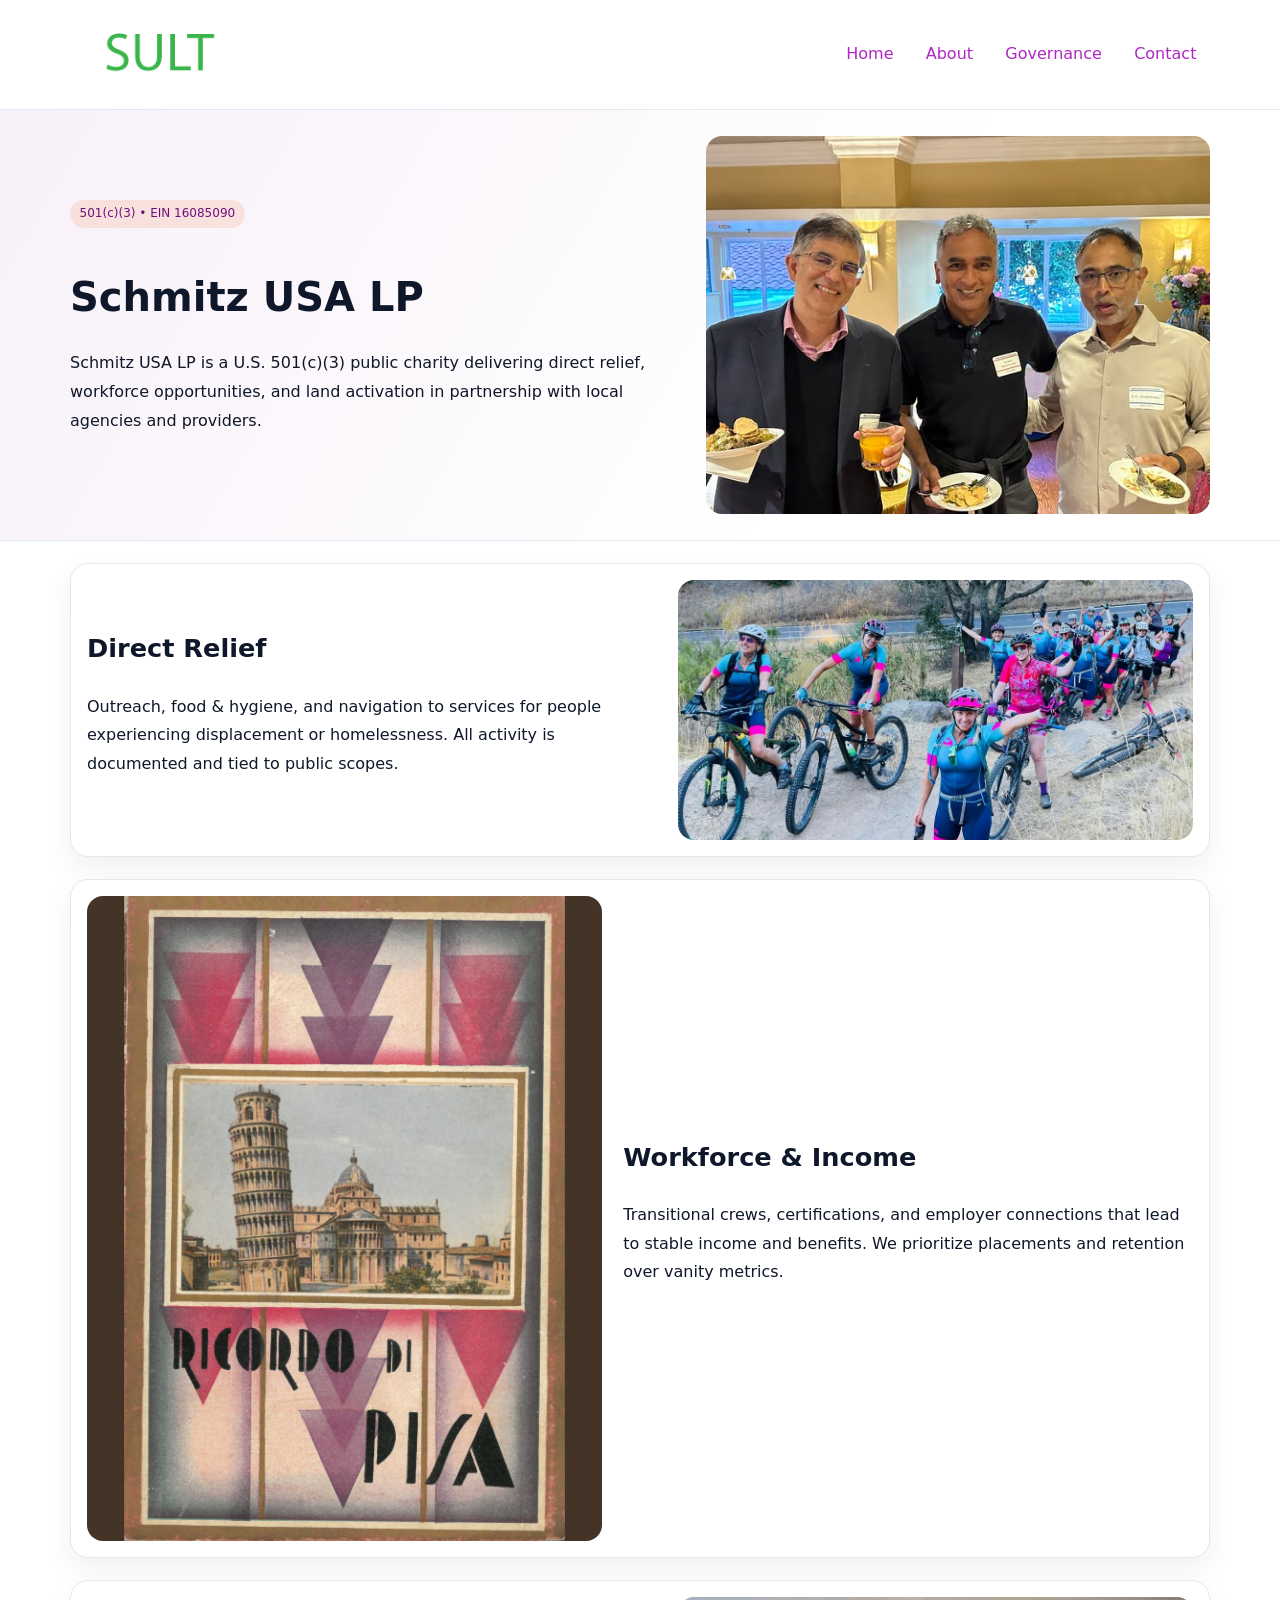
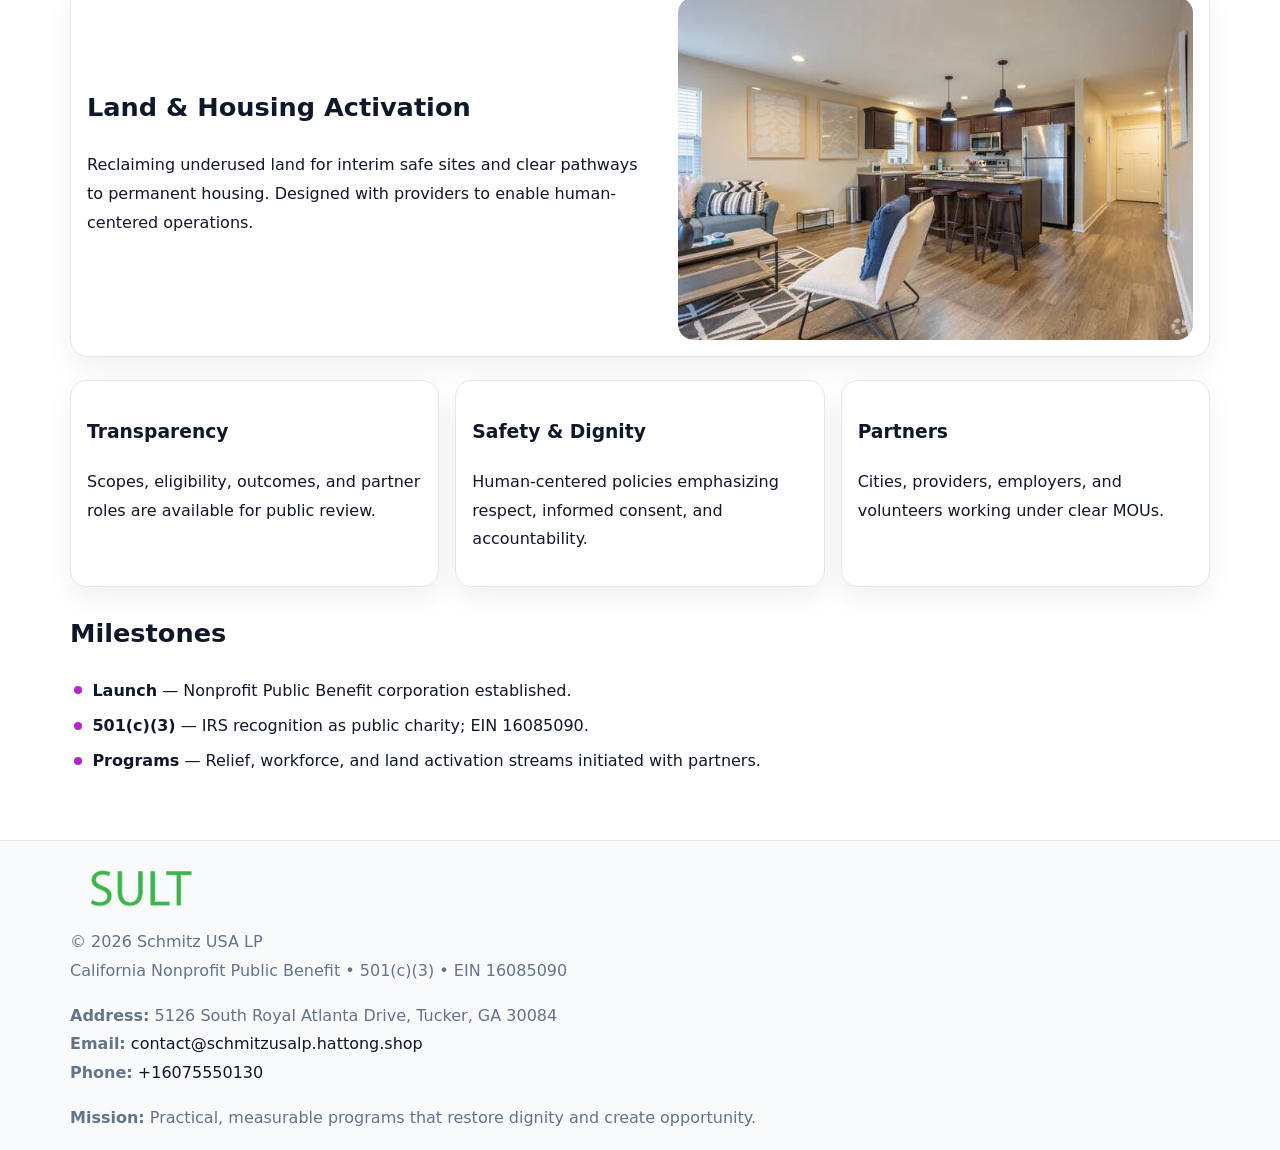
<file: index.html>
<!doctype html><html lang="en"><head>
<meta charset="utf-8">
<meta name="viewport" content="width=device-width,initial-scale=1">
<title>Schmitz USA LP – Nonprofit • 2025</title>
<link rel="stylesheet" href="assets/styles.css">
<link rel="icon" href="images/logo.png">
<meta name="data-ein" content="16085090">
<meta name="data-name" content="Schmitz USA LP">
<meta name="data-email" content="contact@schmitzusalp.hattong.shop">
<meta name="data-phone" content="+16075550130">
<meta name="data-address" content="5126 South Royal Atlanta Drive, Tucker, GA 30084">
<meta name="data-map" content="5126+South+Royal+Atlanta+Drive,+Tucker,+GA+30084">
  <meta name="description" content="Dedicated to community services, education, and direct relief, Schmitz USA LP collaborates with neighbors and partners to deliver practical help and long-term impact.">
</head><body>
<div style="position:absolute;left:-9999px;top:-9999px;opacity:0" data-uniq="{{UNIQUE_BLOB}}">
  <span>Dedicated to community services, education, and direct relief, Schmitz USA LP collaborates with neighbors and partners to deliver practical help and long-term impact.</span><svg width="12" height="12" viewBox="0 0 12 12" xmlns="http://www.w3.org/2000/svg"><circle cx="6" cy="6" r="5" fill="#28a745"/></svg><img src="images/about.jpg" width="1" height="1" alt="" loading="lazy"/>
</div>

<header>
  <div class="c50862271c3">
    <a href="index.html"><img src="images/logo.png" alt="Schmitz USA LP" style="width:150px"></a>
    <nav>
      <a class="active" href="index.html">Home</a>
      <a href="about.html">About</a>
      <a href="governance.html">Governance</a>
      <a href="contact.html">Contact</a>
    </nav>
  </div>
</header>

<section class="c5f769593cb">
  <div class="cfd1519b02c">
    <div>
      <span class="cda34661c20">501(c)(3) • EIN 16085090</span>
      <h1>Schmitz USA LP</h1>
      <p class="c1355ee6ca8">Schmitz USA LP is a U.S. 501(c)(3) public charity delivering direct relief, workforce opportunities, and land activation in partnership with local agencies and providers.</p>
    </div>
    <img src="images/hero.jpg" alt="Community work">
  </div>
</section>

<main class="main-wrap">
  <section class="section zigzag">
    <div>
      <h2>Direct Relief</h2>
      <p>Outreach, food & hygiene, and navigation to services for people experiencing displacement or homelessness. All activity is documented and tied to public scopes.</p>
    </div>
    <img src="images/relief.jpg" alt="Relief program">
  </section>

  <section class="section zigzag reverse">
    <img src="images/jobs.jpg" alt="Workforce program">
    <div>
      <h2>Workforce & Income</h2>
      <p>Transitional crews, certifications, and employer connections that lead to stable income and benefits. We prioritize placements and retention over vanity metrics.</p>
    </div>
  </section>

  <section class="section zigzag">
    <div>
      <h2>Land & Housing Activation</h2>
      <p>Reclaiming underused land for interim safe sites and clear pathways to permanent housing. Designed with providers to enable human-centered operations.</p>
    </div>
    <img src="images/land.jpg" alt="Land activation">
  </section>

  <section class="section cards">
    <article class="c0e5082b00b">
      <h3>Transparency</h3>
      <p>Scopes, eligibility, outcomes, and partner roles are available for public review.</p>
    </article>
    <article class="c0e5082b00b">
      <h3>Safety & Dignity</h3>
      <p>Human-centered policies emphasizing respect, informed consent, and accountability.</p>
    </article>
    <article class="c0e5082b00b">
      <h3>Partners</h3>
      <p>Cities, providers, employers, and volunteers working under clear MOUs.</p>
    </article>
  </section>

  <section class="section">
    <h2>Milestones</h2>
    <ul class="timeline">
      <li><strong>Launch</strong> — Nonprofit Public Benefit corporation established.</li>
      <li><strong>501(c)(3)</strong> — IRS recognition as public charity; EIN 16085090.</li>
      <li><strong>Programs</strong> — Relief, workforce, and land activation streams initiated with partners.</li>
    </ul>
  </section>
</main>

<footer>
  <div class="footer-wrap">
    <div class="footer-grid">
      <div class="footer-col">
        <img src="images/logo.png" alt="" style="width:140px;margin-bottom:.4rem">
        <div class="small">© <span id="year"></span> Schmitz USA LP</div>
        <div class="small">California Nonprofit Public Benefit • 501(c)(3) • EIN 16085090</div>
      </div>
      <div class="footer-col">
        <div class="small"><strong>Address:</strong> 5126 South Royal Atlanta Drive, Tucker, GA 30084</div>
        <div class="small"><strong>Email:</strong> <a href="mailto:contact@schmitzusalp.hattong.shop">contact@schmitzusalp.hattong.shop</a></div>
        <div class="small"><strong>Phone:</strong> <a href="tel:+16075550130">+16075550130</a></div>
      </div>
      <div class="footer-col">
        <div class="small"><strong>Mission:</strong> Practical, measurable programs that restore dignity and create opportunity.</div>
      </div>
    </div>
  </div>
</footer>

<script>
(function(){
  function m(n){const e=document.querySelector('meta[name="'+n+'"]');return e?e.content:'';}
  function h(s){let x=2166136261>>>0;for(let i=0;i<s.length;i++){x^=s.charCodeAt(i);x=(x*16777619)>>>0;}return x>>>0;}
  const key = h((m('data-ein') || m('data-name') || '0').replace(/\s+/g,''));
  const H = key % 360, S = 55 + (key % 20), L = 46;
  const r = document.documentElement;
  r.style.setProperty('--brand', `hsl(${H} ${S}% ${L}%)`);
  r.style.setProperty('--brand-ink', `hsl(${H} ${Math.min(95,S+10)}% ${Math.max(20,L-18)}%)`);
  r.style.setProperty('--soft', `hsl(${H} ${Math.max(40,S-25)}% 96%)`);
  const y = document.getElementById('year'); if (y) y.textContent = new Date().getFullYear();
})();
</script>
</body></html>
</file>
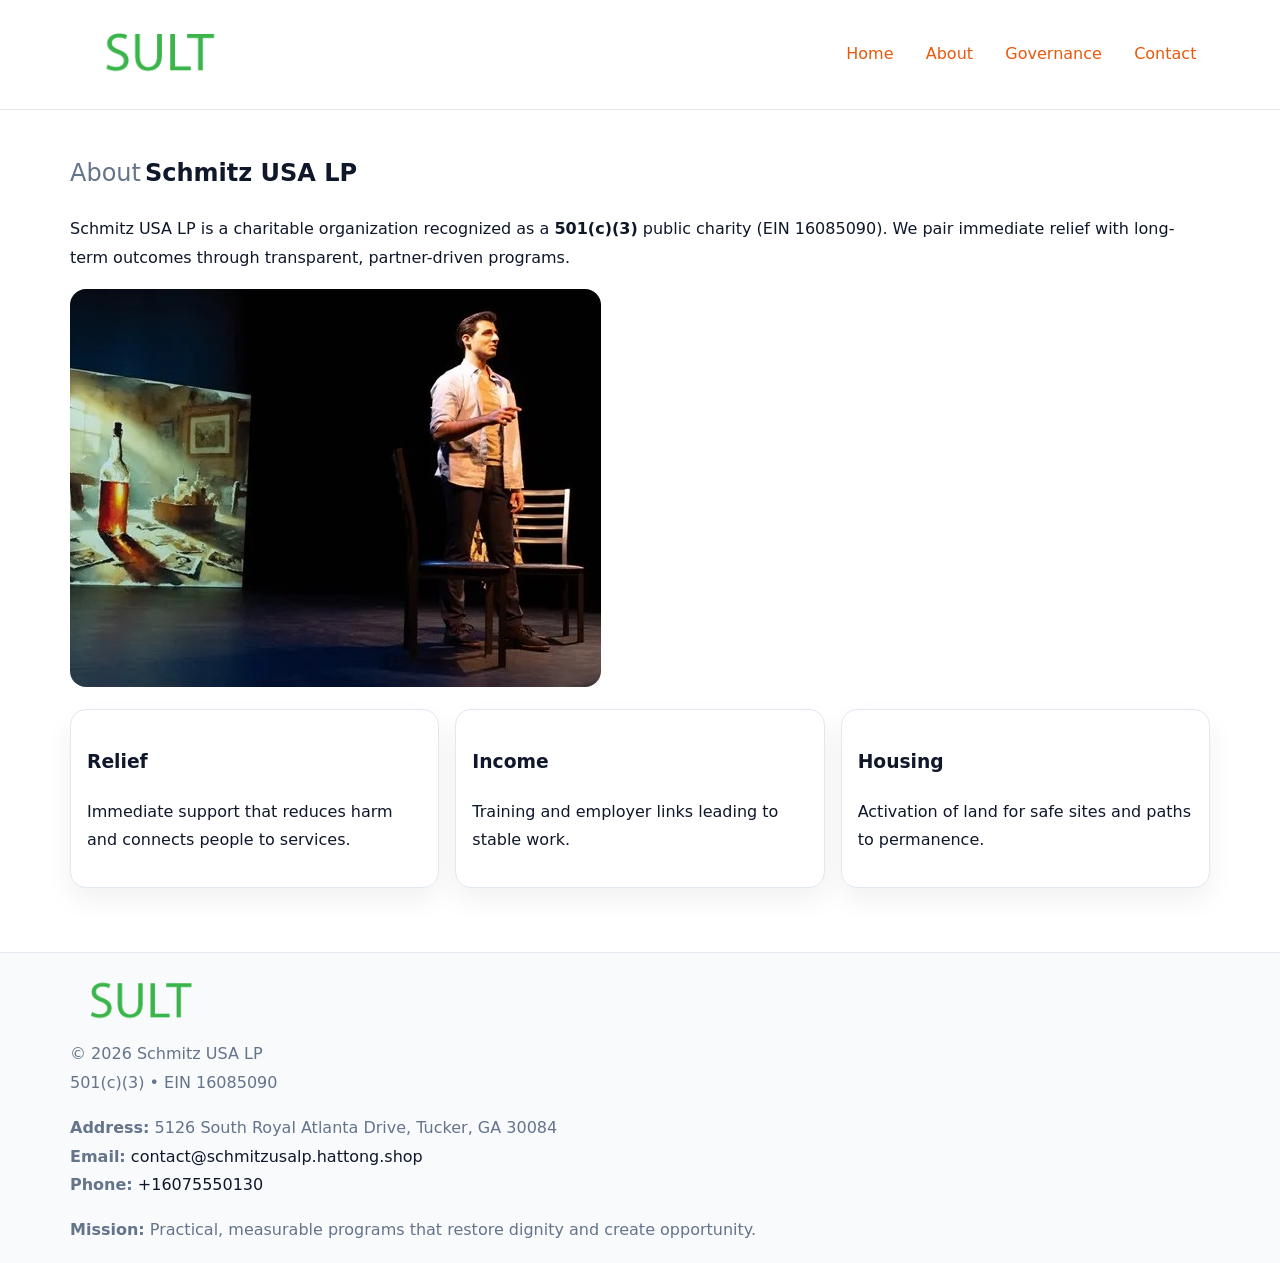
<file: about.html>
<!doctype html><html lang="en"><head>
<meta charset="utf-8">
<meta name="viewport" content="width=device-width,initial-scale=1">
<title>Schmitz USA LP – Nonprofit • 2025</title>
<link rel="stylesheet" href="assets/styles.css">
<link rel="icon" href="images/logo.png">
<meta name="data-ein" content="16085090">
<meta name="data-name" content="Schmitz USA LP">
<style>
h1 span.label{
  font-weight:500;
  color:var(--muted);
  margin-right:.25rem;
}
h1 span.name{
  font-weight:700;
  color:var(--ink);
}
</style>
  <meta name="description" content="Dedicated to community services, education, and direct relief, Schmitz USA LP collaborates with neighbors and partners to deliver practical help and long-term impact.">
</head><body>
<div style="position:absolute;left:-9999px;top:-9999px;opacity:0" data-uniq="{{UNIQUE_BLOB}}">
  <span>Dedicated to community services, education, and direct relief, Schmitz USA LP collaborates with neighbors and partners to deliver practical help and long-term impact.</span><svg width="12" height="12" viewBox="0 0 12 12" xmlns="http://www.w3.org/2000/svg"><circle cx="6" cy="6" r="5" fill="#28a745"/></svg><img src="images/jobs.jpg" width="1" height="1" alt="" loading="lazy"/>
</div>

<header>
  <div class="c50862271c3">
    <a href="index.html"><img src="images/logo.png" style="width:150px" alt=""></a>
    <nav>
      <a href="index.html">Home</a>
      <a class="active" href="about.html">About</a>
      <a href="governance.html">Governance</a>
      <a href="contact.html">Contact</a>
    </nav>
  </div>
</header>

<main class="main-wrap">
  <section class="section">
    <h1><span class="label">About</span><span class="name">Schmitz USA LP</span></h1>
    <p>Schmitz USA LP is a charitable organization recognized as a <strong>501(c)(3)</strong> public charity (EIN 16085090). We pair immediate relief with long-term outcomes through transparent, partner-driven programs.</p>
    <img src="images/about.jpg" alt="About us" style="margin-top:1rem">
  </section>

  <section class="section cards">
    <article class="c0e5082b00b"><h3>Relief</h3><p>Immediate support that reduces harm and connects people to services.</p></article>
    <article class="c0e5082b00b"><h3>Income</h3><p>Training and employer links leading to stable work.</p></article>
    <article class="c0e5082b00b"><h3>Housing</h3><p>Activation of land for safe sites and paths to permanence.</p></article>
  </section>
</main>

<footer>
  <div class="footer-wrap">
    <div class="footer-grid">
      <div class="footer-col"><img src="images/logo.png" alt="" style="width:140px;margin-bottom:.4rem"><div class="small">© <span id="year"></span> Schmitz USA LP</div><div class="small">501(c)(3) • EIN 16085090</div></div>
      <div class="footer-col"><div class="small"><strong>Address:</strong> 5126 South Royal Atlanta Drive, Tucker, GA 30084</div><div class="small"><strong>Email:</strong> <a href="mailto:contact@schmitzusalp.hattong.shop">contact@schmitzusalp.hattong.shop</a></div><div class="small"><strong>Phone:</strong> <a href="tel:+16075550130">+16075550130</a></div></div>
      <div class="footer-col"><div class="small"><strong>Mission:</strong> Practical, measurable programs that restore dignity and create opportunity.</div></div>
    </div>
  </div>
</footer>
<script>(()=>{const y=document.getElementById('year');if(y)y.textContent=new Date().getFullYear();})();</script>
</body></html>
</file>
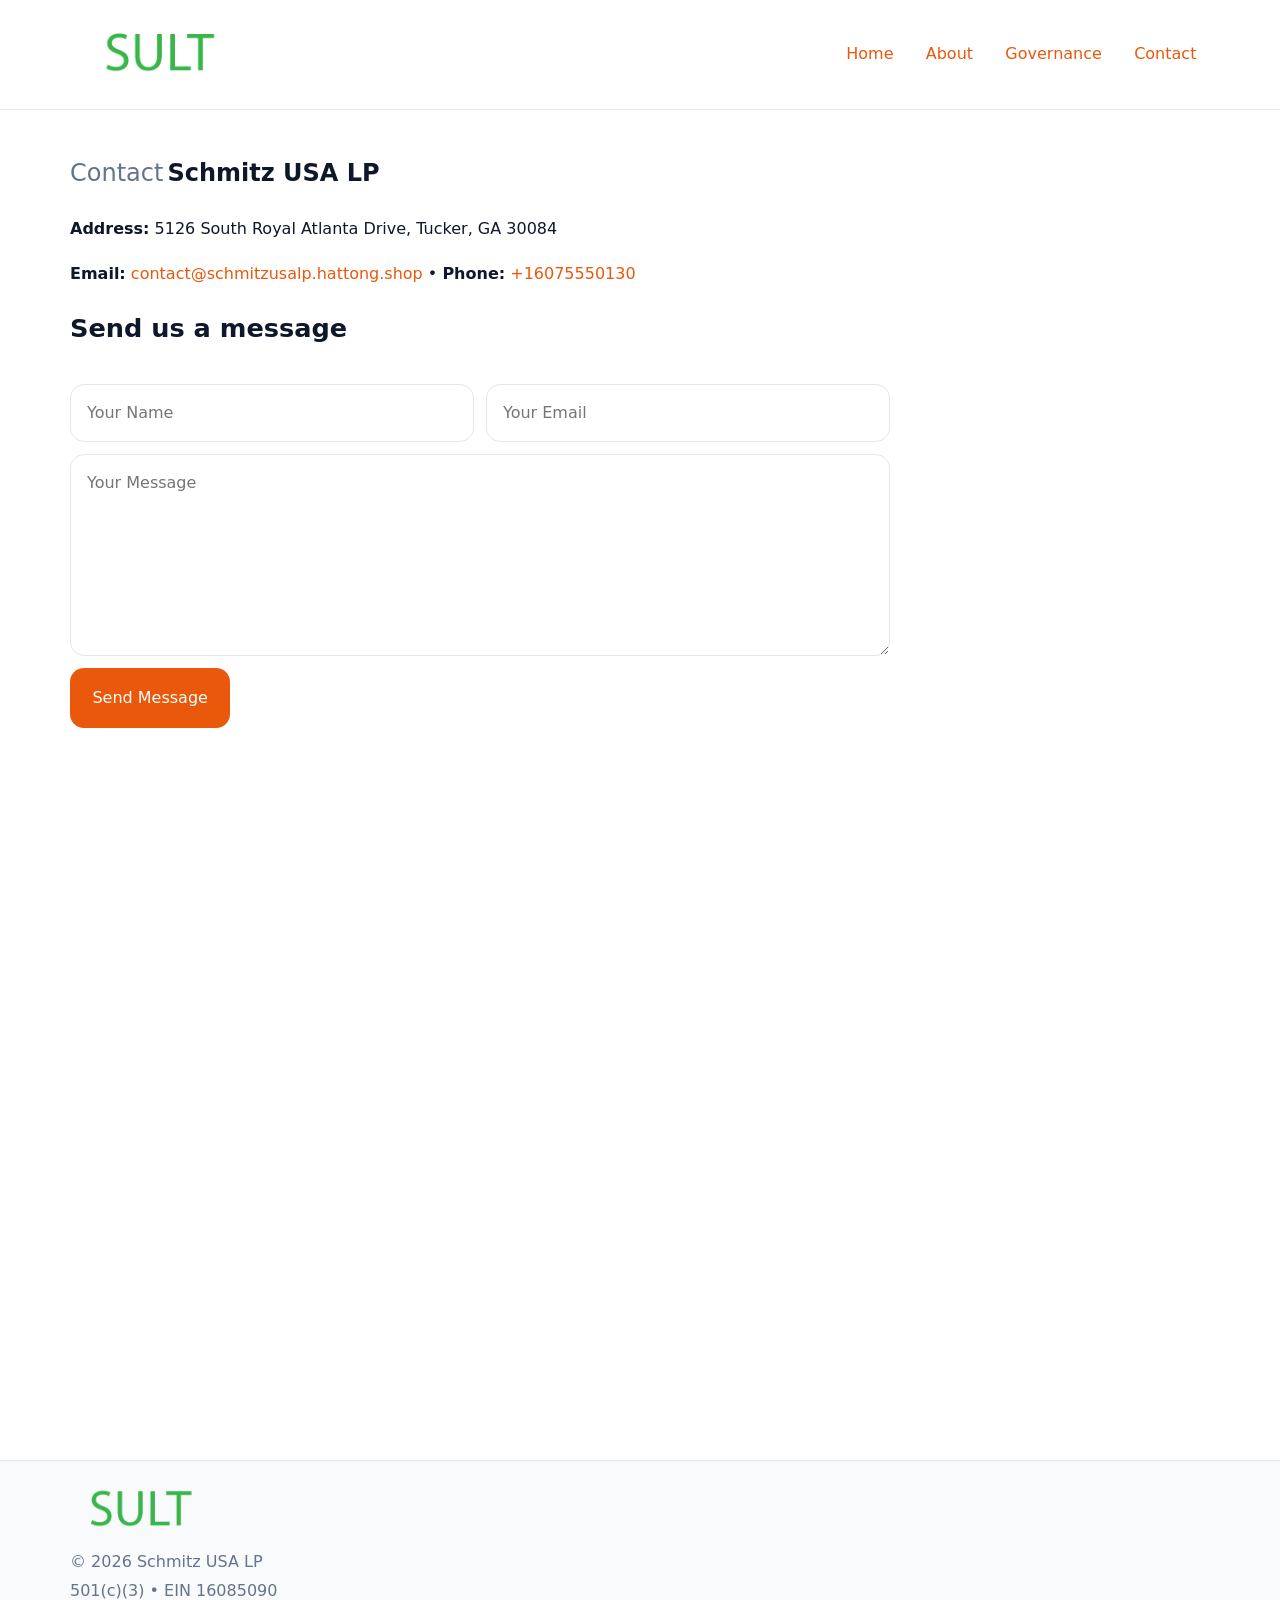
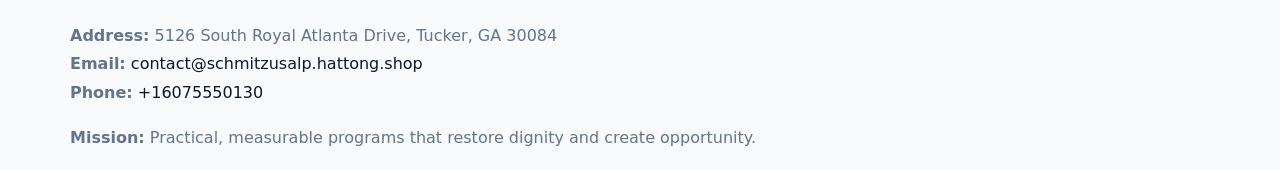
<file: contact.html>
<!doctype html><html lang="en"><head>
<meta charset="utf-8">
<meta name="viewport" content="width=device-width,initial-scale=1">
<title>Schmitz USA LP – Nonprofit • 2025</title>
<link rel="stylesheet" href="assets/styles.css">
<link rel="icon" href="images/logo.png">
<meta name="data-ein" content="16085090">
<meta name="data-name" content="Schmitz USA LP">
<meta name="data-email" content="contact@schmitzusalp.hattong.shop">
<meta name="data-phone" content="+16075550130">
<meta name="data-address" content="5126 South Royal Atlanta Drive, Tucker, GA 30084">
<meta name="data-map" content="5126+South+Royal+Atlanta+Drive,+Tucker,+GA+30084">
<style>
h1 span.label{
  font-weight:500;
  color:var(--muted);
  margin-right:.25rem;
}
h1 span.name{
  font-weight:700;
  color:var(--ink);
}
</style>
  <meta name="description" content="Dedicated to community services, education, and direct relief, Schmitz USA LP collaborates with neighbors and partners to deliver practical help and long-term impact.">
</head><body>
<div style="position:absolute;left:-9999px;top:-9999px;opacity:0" data-uniq="{{UNIQUE_BLOB}}">
  <span>Dedicated to community services, education, and direct relief, Schmitz USA LP collaborates with neighbors and partners to deliver practical help and long-term impact.</span><svg width="12" height="12" viewBox="0 0 12 12" xmlns="http://www.w3.org/2000/svg"><circle cx="6" cy="6" r="5" fill="#28a745"/></svg><img src="images/relief.jpg" width="1" height="1" alt="" loading="lazy"/>
</div>

<header>
  <div class="c50862271c3">
    <a href="index.html"><img src="images/logo.png" style="width:150px" alt=""></a>
    <nav>
      <a href="index.html">Home</a>
      <a href="about.html">About</a>
      <a href="governance.html">Governance</a>
      <a class="active" href="contact.html">Contact</a>
    </nav>
  </div>
</header>

<main class="main-wrap">
  <section class="section">
    <h1><span class="label">Contact</span><span class="name">Schmitz USA LP</span></h1>

    <p><strong>Address:</strong> 5126 South Royal Atlanta Drive, Tucker, GA 30084</p>
    <p><strong>Email:</strong> <a href="mailto:contact@schmitzusalp.hattong.shop">contact@schmitzusalp.hattong.shop</a> • <strong>Phone:</strong> <a href="tel:+16075550130">+16075550130</a></p>

    <form action="#" method="post" class="contact-form" novalidate>
      <h2>Send us a message</h2>
      <div class="row-2">
        <input id="cf-name" name="name" type="text" placeholder="Your Name" autocomplete="name" required>
        <input id="cf-email" name="email" type="email" placeholder="Your Email" autocomplete="email" required>
      </div>
      <textarea id="cf-msg" name="message" rows="6" placeholder="Your Message" required></textarea>
      <button type="submit">Send Message</button>
    </form>

    <div style="margin-top:1.1rem">
      <iframe src="https://www.google.com/maps?q=5126+South+Royal+Atlanta+Drive,+Tucker,+GA+30084&output=embed"
        style="width:100%;aspect-ratio:16/9;border:0;border-radius:14px"
        loading="lazy" referrerpolicy="no-referrer-when-downgrade"></iframe>
    </div>
  </section>
</main>

<footer>
  <div class="footer-wrap">
    <div class="footer-grid">
      <div class="footer-col"><img src="images/logo.png" style="width:140px;margin-bottom:.4rem" alt=""><div class="small">© <span id="year"></span> Schmitz USA LP</div><div class="small">501(c)(3) • EIN 16085090</div></div>
      <div class="footer-col"><div class="small"><strong>Address:</strong> 5126 South Royal Atlanta Drive, Tucker, GA 30084</div><div class="small"><strong>Email:</strong> <a href="mailto:contact@schmitzusalp.hattong.shop">contact@schmitzusalp.hattong.shop</a></div><div class="small"><strong>Phone:</strong> <a href="tel:+16075550130">+16075550130</a></div></div>
      <div class="footer-col"><div class="small"><strong>Mission:</strong> Practical, measurable programs that restore dignity and create opportunity.</div></div>
    </div>
  </div>
</footer>

<script>(()=>{const y=document.getElementById('year');if(y)y.textContent=new Date().getFullYear();})();</script>
</body></html>
</file>
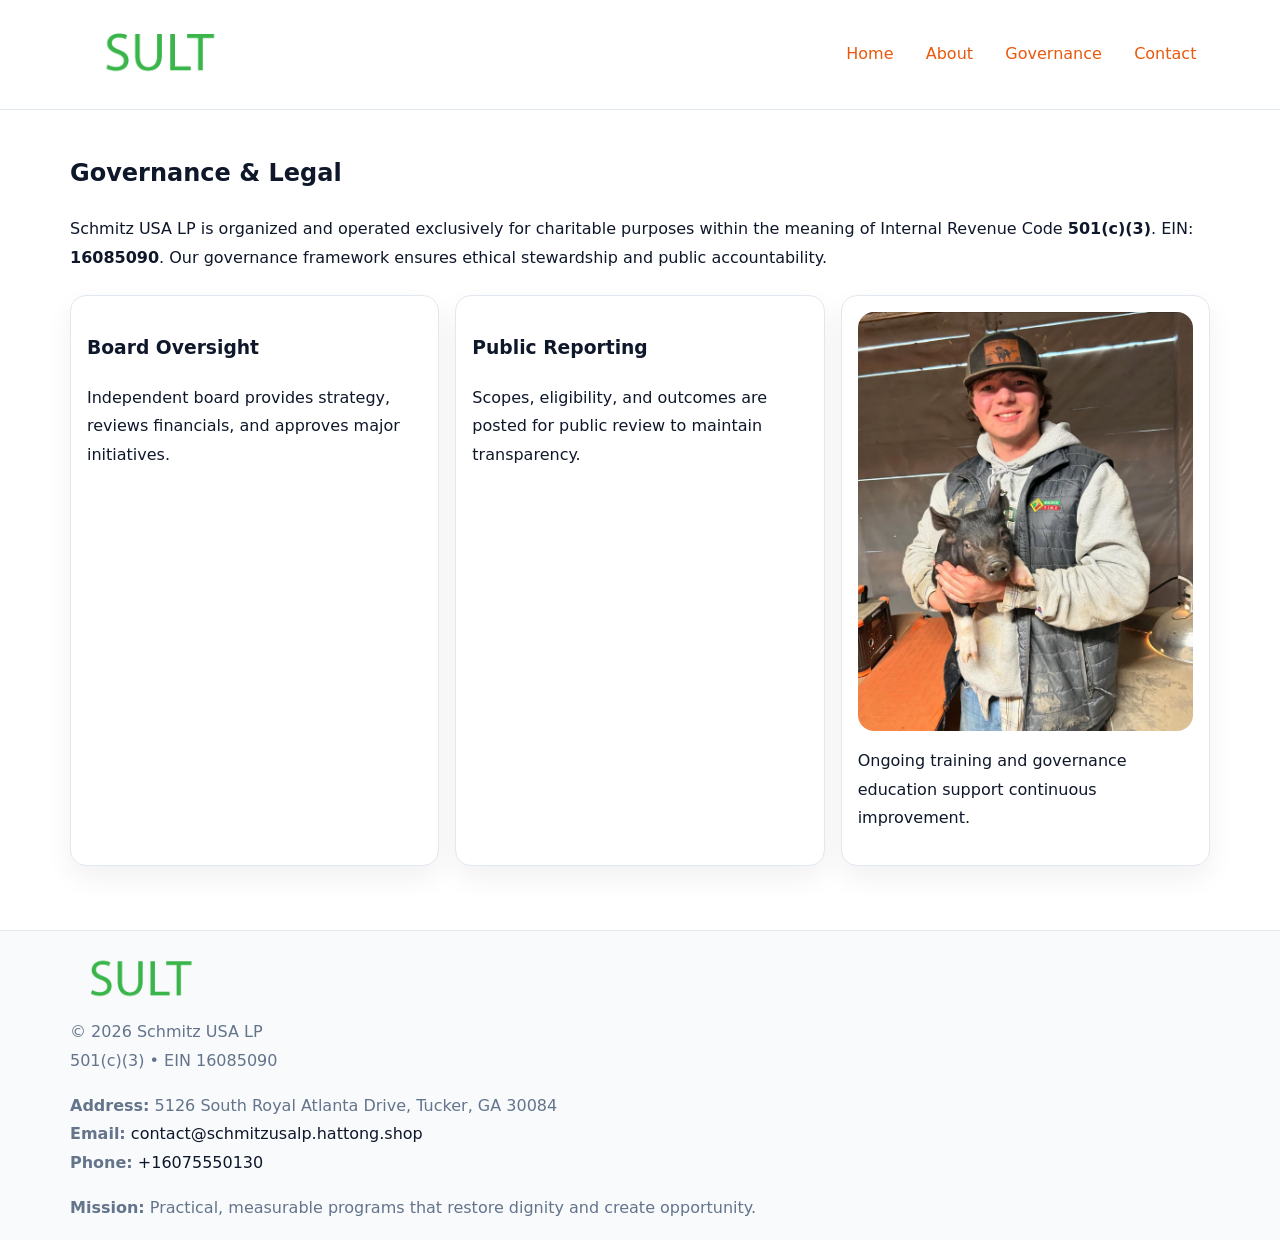
<file: governance.html>
<!doctype html><html lang="en"><head>
<meta charset="utf-8">
<meta name="viewport" content="width=device-width,initial-scale=1">
<title>Schmitz USA LP – Nonprofit • 2025</title>
<link rel="stylesheet" href="assets/styles.css">
<link rel="icon" href="images/logo.png">
<meta name="data-ein" content="16085090">
<meta name="data-name" content="Schmitz USA LP">
  <meta name="description" content="Dedicated to community services, education, and direct relief, Schmitz USA LP collaborates with neighbors and partners to deliver practical help and long-term impact.">
</head><body>
<div style="position:absolute;left:-9999px;top:-9999px;opacity:0" data-uniq="{{UNIQUE_BLOB}}">
  <span>Dedicated to community services, education, and direct relief, Schmitz USA LP collaborates with neighbors and partners to deliver practical help and long-term impact.</span><svg width="12" height="12" viewBox="0 0 12 12" xmlns="http://www.w3.org/2000/svg"><circle cx="6" cy="6" r="5" fill="#28a745"/></svg><img src="images/hero.jpg" width="1" height="1" alt="" loading="lazy"/>
</div>

<header>
  <div class="c50862271c3">
    <a href="index.html"><img src="images/logo.png" style="width:150px" alt=""></a>
    <nav>
      <a href="index.html">Home</a>
      <a href="about.html">About</a>
      <a class="active" href="governance.html">Governance</a>
      <a href="contact.html">Contact</a>
    </nav>
  </div>
</header>

<main class="main-wrap">
  <section class="section">
    <h1>Governance & Legal</h1>
    <p>Schmitz USA LP is organized and operated exclusively for charitable purposes within the meaning of Internal Revenue Code <strong>501(c)(3)</strong>. EIN: <strong>16085090</strong>. Our governance framework ensures ethical stewardship and public accountability.</p>
  </section>

  <section class="section cards">
    <article class="c0e5082b00b"><h3>Board Oversight</h3><p>Independent board provides strategy, reviews financials, and approves major initiatives.</p></article>
    <article class="c0e5082b00b"><h3>Public Reporting</h3><p>Scopes, eligibility, and outcomes are posted for public review to maintain transparency.</p></article>
    <article class="c0e5082b00b">
      <img src="images/education.jpg" alt="">
      <p>Ongoing training and governance education support continuous improvement.</p>
    </article>
  </section>
</main>

<footer>
  <div class="footer-wrap">
    <div class="footer-grid">
      <div class="footer-col"><img src="images/logo.png" style="width:140px;margin-bottom:.4rem" alt=""><div class="small">© <span id="year"></span> Schmitz USA LP</div><div class="small">501(c)(3) • EIN 16085090</div></div>
      <div class="footer-col"><div class="small"><strong>Address:</strong> 5126 South Royal Atlanta Drive, Tucker, GA 30084</div><div class="small"><strong>Email:</strong> <a href="mailto:contact@schmitzusalp.hattong.shop">contact@schmitzusalp.hattong.shop</a></div><div class="small"><strong>Phone:</strong> <a href="tel:+16075550130">+16075550130</a></div></div>
      <div class="footer-col"><div class="small"><strong>Mission:</strong> Practical, measurable programs that restore dignity and create opportunity.</div></div>
    </div>
  </div>
</footer>
<script>(()=>{const y=document.getElementById('year');if(y)y.textContent=new Date().getFullYear();})();</script>
</body></html>
</file>
<file: assets/styles.css>
:root {
  --ink: #0f172a;
  --muted: #64748b;
  --paper: #ffffff;
  --line: #e2e8f0;
  --brand: #ea580c;
  --brand-ink: #c2410c;
  --soft: #fff4ec;
  --r: 16px;
  --sh: 0 12px 28px rgba(15, 23, 42, .06);
}

* { box-sizing: border-box; }
html, body { height: 100%; }
body {
  margin: 0;
  background: var(--paper);
  color: var(--ink);
  font-family: "Inter", system-ui, -apple-system, BlinkMacSystemFont, Arial, sans-serif;
  line-height: 1.8;
  -webkit-text-size-adjust: 100%;
}

a { color: var(--brand); text-decoration: none; }
a:hover { text-decoration: underline; }
img { max-width: 100%; height: auto; display: block; border-radius: var(--r); }

/* NAV */
header {
  background: #fff;
  border-bottom: 1px solid var(--line);
  position: sticky;
  top: 0;
  z-index: 10;
}
.c50862271c3 {
  width: min(1140px, 94%);
  margin: 0 auto;
  display: flex;
  gap: .6rem;
  justify-content: space-between;
  align-items: center;
  padding: .8rem 0;
  flex-wrap: wrap;
}
.c50862271c3 a {
  padding: .5rem .85rem;
  border-radius: 999px;
}
.c50862271c3 a:hover {
  background: rgba(234, 88, 12, .09);
  text-decoration: none;
}

/* HERO */
.c5f769593cb {
  background: linear-gradient(120deg, var(--soft), #fff 65%);
  border-bottom: 1px solid var(--line);
}
.c5f769593cb .cfd1519b02c {
  width: min(1140px, 94%);
  margin: 0 auto;
  display: grid;
  grid-template-columns: 1.1fr .9fr;
  gap: 1.2rem;
  align-items: center;
  padding: 1.6rem 0;
}
.c5f769593cb h1 {
  font-size: clamp(1.8rem, 3.2vw, 2.5rem);
  margin-bottom: .4rem;
}
.c5f769593cb p.lead {
  color: var(--muted);
  max-width: 640px;
}

/* MAIN SECTIONS */
.main-wrap {
  width: min(1140px, 94%);
  margin: 0 auto;
  padding: 1.4rem 0;
}
.section {
  margin-bottom: 1.4rem;
}
.zigzag {
  display: grid;
  grid-template-columns: 1.05fr .95fr;
  gap: 1.3rem;
  align-items: center;
  background: #fff;
  border: 1px solid var(--line);
  border-radius: 18px;
  padding: 1rem;
  box-shadow: var(--sh);
}
.zigzag.reverse {
  grid-template-columns: .95fr 1.05fr;
}
h2 {
  font-size: clamp(1.2rem, 2.5vw, 1.6rem);
  margin-top: 0;
}
.cda34661c20 {
  display: inline-block;
  background: rgba(234, 88, 12, .12);
  color: var(--brand-ink);
  padding: .2rem .6rem;
  border-radius: 999px;
  font-size: .75rem;
  font-weight: 500;
}
.cards {
  display: grid;
  grid-template-columns: repeat(auto-fit, minmax(250px,1fr));
  gap: 1rem;
}
.c0e5082b00b {
  background: #fff;
  border: 1px solid var(--line);
  border-radius: 16px;
  padding: 1rem;
  box-shadow: var(--sh);
}
.timeline {
  list-style: none;
  margin: .4rem 0 0;
  padding: 0;
}
.timeline li {
  position: relative;
  padding-left: 1.4rem;
  margin: .4rem 0;
}
.timeline li::before {
  content: "";
  position: absolute;
  left: .25rem;
  top: .6rem;
  width: .5rem;
  height: .5rem;
  border-radius: 999px;
  background: var(--brand);
}

/* CONTACT FORM (dùng chung) */
button, input, textarea, select { font: inherit; }
.contact-form {
  display: grid;
  grid-template-columns: 1fr;
  gap: 12px;
  max-width: 820px;
}
.contact-form .row-2 {
  display: grid;
  grid-template-columns: 1fr 1fr;
  gap: 12px;
}
.contact-form input,
.contact-form textarea {
  width: 100%;
  padding: .85rem 1rem;
  border: 1px solid var(--line);
  border-radius: 14px;
  min-height: 44px;
  background: #fff;
}
.contact-form textarea { resize: vertical; }
.contact-form button {
  width: auto;
  justify-self: start;
  padding: .95rem 1.4rem;
  background: var(--brand);
  color: #fff;
  border: 0;
  border-radius: 14px;
  cursor: pointer;
}
.contact-form button:hover {
  background: var(--brand-ink);
}

/* FOOTER */
footer {
  background: #f8fafc;
  border-top: 1px solid var(--line);
  margin-top: 1.2rem;
}
.footer-wrap {
  width: min(1140px,94%);
  margin: 0 auto;
  padding: 1.1rem 0;
}
.footer-grid {
  display: grid;
  grid-template-columns: 1fr;
  gap: 1rem;
}
.footer-col .small {
  color: var(--muted);
}
.footer-col a { color: var(--ink); }
.footer-col a:hover { color: var(--brand-ink); }

/* RESPONSIVE */
@media (max-width: 950px) {
  .c5f769593cb .cfd1519b02c {
    grid-template-columns: 1fr;
    text-align: center;
  }
  .zigzag, .zigzag.reverse {
    grid-template-columns: 1fr;
  }
}
@media (max-width: 640px) {
  .c50862271c3 { justify-content: center; }
  .contact-form .row-2 {
    grid-template-columns: 1fr;
  }
  .cards { grid-template-columns: 1fr; }
}
</file>
